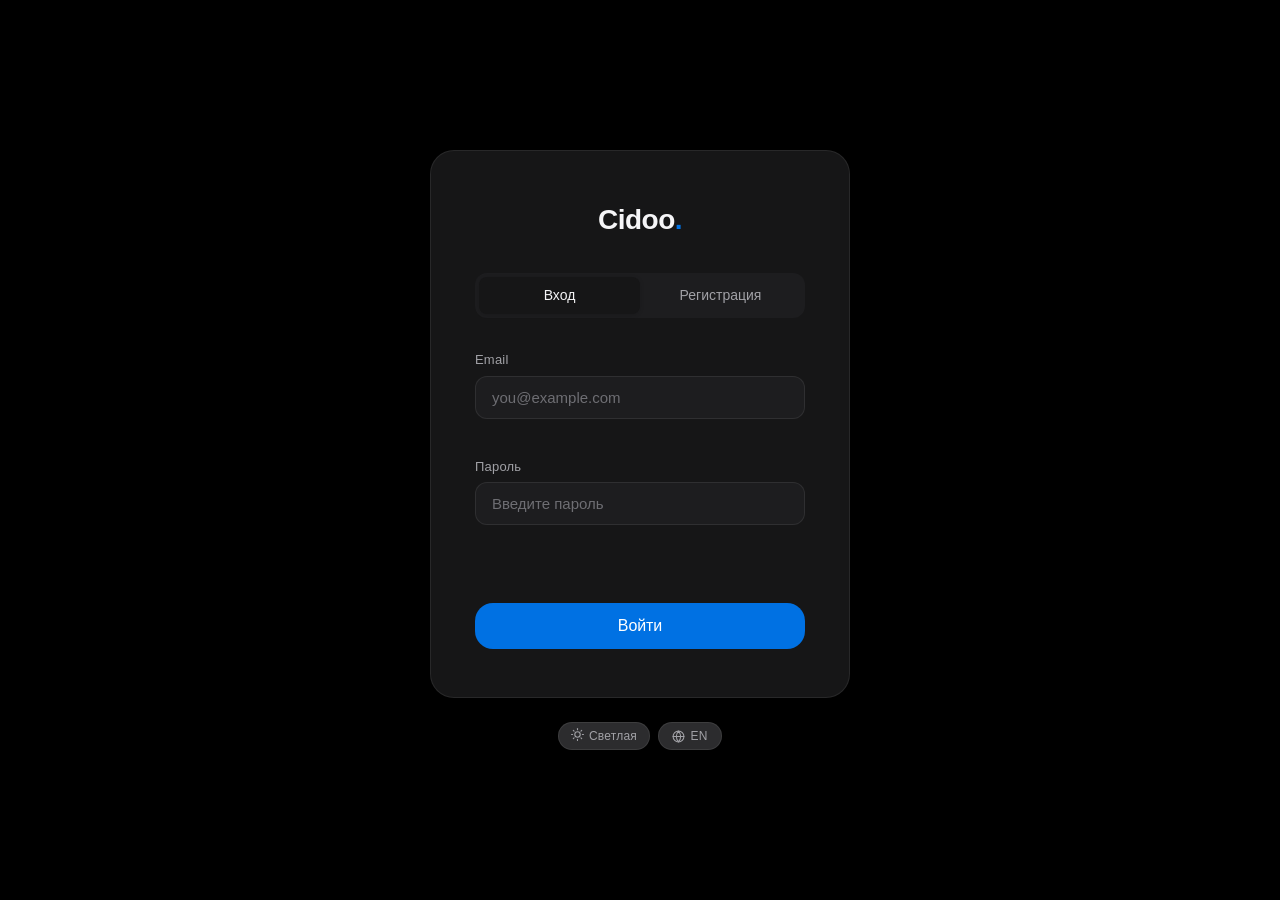
<file: auth.html>
<!DOCTYPE html>
<html lang="ru">
<head>
  <meta charset="UTF-8">
  <meta name="viewport" content="width=device-width, initial-scale=1.0">
  <title>Cidoo — Sign In</title>
  <link rel="stylesheet" href="css/style.css">
</head>
<body>

<main class="auth-page">
  <div class="auth-card">
    <div class="auth-logo">Cidoo<span>.</span></div>

    <div class="auth-tabs">
      <div class="auth-tab active" data-tab="login" id="tab-login"></div>
      <div class="auth-tab" data-tab="register" id="tab-register"></div>
    </div>

    <!-- LOGIN -->
    <div class="auth-form-panel active" id="panel-login">
      <div class="form-group">
        <label class="form-label" id="login-email-label"></label>
        <input class="form-input" id="login-email" type="email" autocomplete="email">
        <span class="form-error" id="login-email-err"></span>
      </div>
      <div class="form-group">
        <label class="form-label" id="login-password-label"></label>
        <input class="form-input" id="login-password" type="password" autocomplete="current-password">
        <span class="form-error" id="login-password-err"></span>
      </div>
      <span class="form-error" id="login-global-err"></span>
      <button class="btn btn-primary form-submit" id="login-btn"></button>
    </div>

    <!-- REGISTER -->
    <div class="auth-form-panel" id="panel-register">
      <div class="form-group">
        <label class="form-label" id="reg-name-label"></label>
        <input class="form-input" id="reg-name" type="text" autocomplete="name">
      </div>
      <div class="form-group">
        <label class="form-label" id="reg-email-label"></label>
        <input class="form-input" id="reg-email" type="email" autocomplete="email">
        <span class="form-error" id="reg-email-err"></span>
      </div>
      <div class="form-group">
        <label class="form-label" id="reg-password-label"></label>
        <input class="form-input" id="reg-password" type="password" autocomplete="new-password">
        <span class="form-error" id="reg-password-err"></span>
      </div>
      <span class="form-error" id="reg-global-err"></span>
      <button class="btn btn-primary form-submit" id="register-btn"></button>
    </div>
  </div>

  <div class="auth-lang-switcher">
    <button class="ctrl-btn" id="auth-theme-btn"></button>
    <button class="ctrl-btn lang-toggle" id="auth-lang-btn"></button>
  </div>
</main>

<script type="module">
  import { auth } from './js/auth.js';
  import { showToast } from './js/ui.js';
  import { i18n } from './js/i18n.js';
  import { theme, themeToggleHTML } from './js/theme.js';

  document.getElementById('tab-login').textContent = i18n.t('auth_login');
  document.getElementById('tab-register').textContent = i18n.t('auth_register');

  document.getElementById('login-email-label').textContent = i18n.t('auth_email_label');
  document.getElementById('login-email').placeholder = i18n.t('auth_email_ph');
  document.getElementById('login-password-label').textContent = i18n.t('auth_password_label');
  document.getElementById('login-password').placeholder = i18n.t('auth_password_ph_login');
  document.getElementById('login-btn').textContent = i18n.t('auth_btn_login');

  document.getElementById('reg-name-label').textContent = i18n.t('auth_name_label');
  document.getElementById('reg-name').placeholder = i18n.t('auth_name_ph');
  document.getElementById('reg-email-label').textContent = i18n.t('auth_email_label');
  document.getElementById('reg-email').placeholder = i18n.t('auth_email_ph');
  document.getElementById('reg-password-label').textContent = i18n.t('auth_password_label');
  document.getElementById('reg-password').placeholder = i18n.t('auth_password_ph_reg');
  document.getElementById('register-btn').textContent = i18n.t('auth_btn_register');

  const themeBtn = document.getElementById('auth-theme-btn');
  themeBtn.innerHTML = themeToggleHTML(i18n.t('theme_dark'), i18n.t('theme_light'), theme.isDark());
  themeBtn.addEventListener('click', () => theme.toggle());

  const langBtn = document.getElementById('auth-lang-btn');
  langBtn.innerHTML = `
    <svg viewBox="0 0 24 24" fill="none" stroke="currentColor" stroke-width="2" stroke-linecap="round" stroke-linejoin="round" style="width:13px;height:13px">
      <circle cx="12" cy="12" r="10"/><path d="M2 12h20M12 2a15.3 15.3 0 0 1 4 10 15.3 15.3 0 0 1-4 10 15.3 15.3 0 0 1-4-10 15.3 15.3 0 0 1 4-10z"/>
    </svg>
    <span class="ctrl-label">${i18n.t('lang_label')}</span>
  `;
  langBtn.addEventListener('click', () => i18n.toggle());

  if (auth.isLoggedIn()) {
    window.location.href = 'index.html';
  }

  document.querySelectorAll('.auth-tab').forEach(tab => {
    tab.addEventListener('click', () => {
      document.querySelectorAll('.auth-tab').forEach(t => t.classList.remove('active'));
      document.querySelectorAll('.auth-form-panel').forEach(p => p.classList.remove('active'));
      tab.classList.add('active');
      document.getElementById(`panel-${tab.dataset.tab}`).classList.add('active');
      clearErrors();
    });
  });

  function clearErrors() {
    document.querySelectorAll('.form-error').forEach(el => el.textContent = '');
  }

  function validateEmail(email) {
    return /^[^\s@]+@[^\s@]+\.[^\s@]+$/.test(email);
  }

  document.getElementById('login-btn').addEventListener('click', () => {
    clearErrors();
    const email = document.getElementById('login-email').value.trim();
    const password = document.getElementById('login-password').value;
    let valid = true;

    if (!email) {
      document.getElementById('login-email-err').textContent = i18n.t('auth_err_email_empty');
      valid = false;
    } else if (!validateEmail(email)) {
      document.getElementById('login-email-err').textContent = i18n.t('auth_err_email_invalid');
      valid = false;
    }

    if (!password) {
      document.getElementById('login-password-err').textContent = i18n.t('auth_err_password_empty');
      valid = false;
    }

    if (!valid) return;

    try {
      const user = auth.login(email, password);
      showToast(`${i18n.t('auth_welcome')}, ${user.name}!`, 'success');
      setTimeout(() => { window.location.href = 'index.html'; }, 800);
    } catch (e) {
      document.getElementById('login-global-err').textContent = e.message;
    }
  });

  document.getElementById('register-btn').addEventListener('click', () => {
    clearErrors();
    const name = document.getElementById('reg-name').value.trim();
    const email = document.getElementById('reg-email').value.trim();
    const password = document.getElementById('reg-password').value;
    let valid = true;

    if (!email) {
      document.getElementById('reg-email-err').textContent = i18n.t('auth_err_email_empty');
      valid = false;
    } else if (!validateEmail(email)) {
      document.getElementById('reg-email-err').textContent = i18n.t('auth_err_email_invalid');
      valid = false;
    }

    if (!password) {
      document.getElementById('reg-password-err').textContent = i18n.t('auth_err_password_empty');
      valid = false;
    } else if (password.length < 6) {
      document.getElementById('reg-password-err').textContent = i18n.t('auth_err_password_short');
      valid = false;
    }

    if (!valid) return;

    try {
      const user = auth.register(email, password, name);
      showToast(`${i18n.t('auth_created')}, ${user.name}!`, 'success');
      setTimeout(() => { window.location.href = 'index.html'; }, 800);
    } catch (e) {
      document.getElementById('reg-global-err').textContent = e.message;
    }
  });

  document.querySelectorAll('.form-input').forEach(input => {
    input.addEventListener('keydown', e => {
      if (e.key === 'Enter') {
        const panel = input.closest('.auth-form-panel');
        panel.querySelector('button').click();
      }
    });
  });
</script>
</body>
</html>
</file>
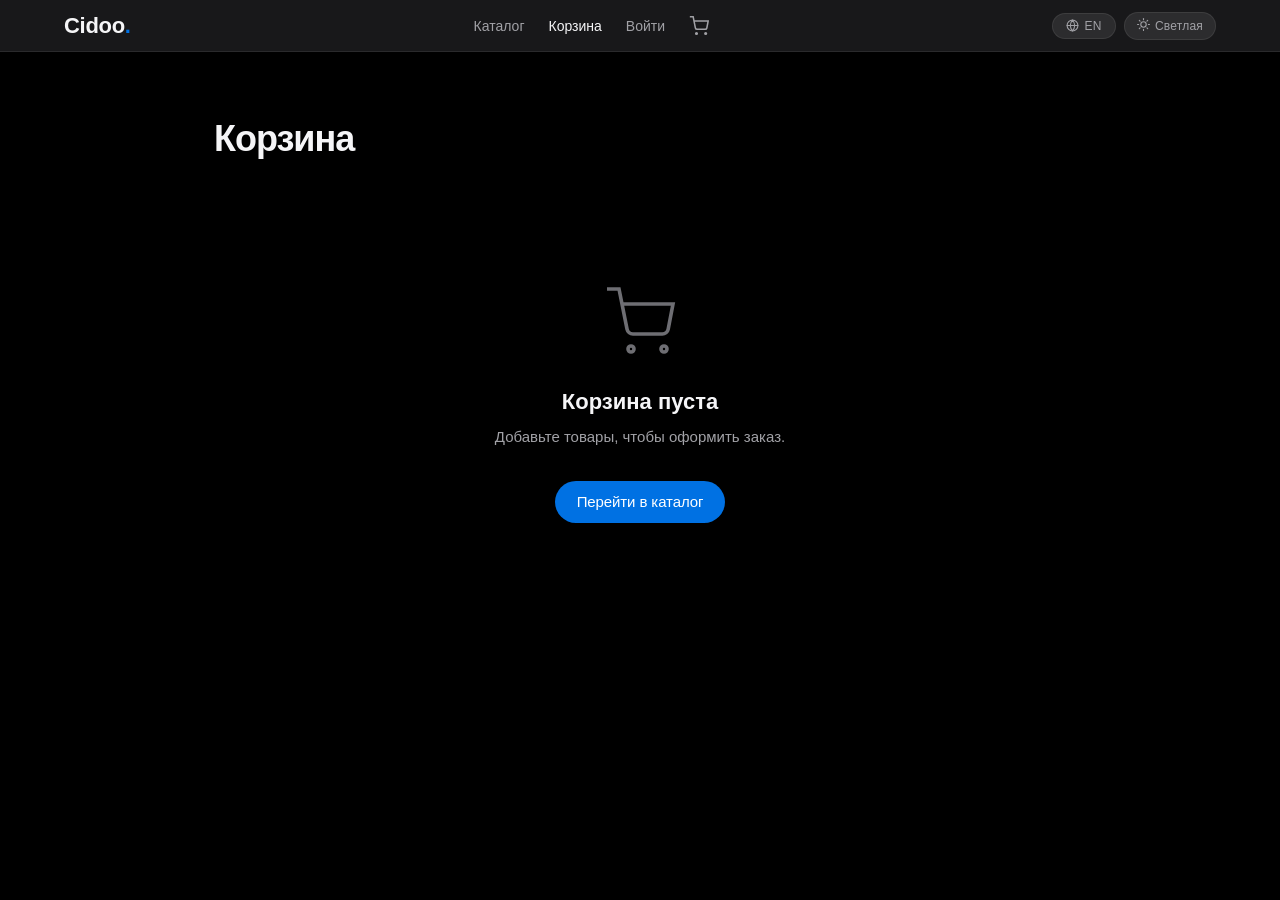
<file: cart.html>
<!DOCTYPE html>
<html lang="ru">
<head>
  <meta charset="UTF-8">
  <meta name="viewport" content="width=device-width, initial-scale=1.0">
  <title>Cidoo — Корзина</title>
  <link rel="stylesheet" href="css/style.css">
</head>
<body>

<main class="main">
  <div class="cart-page">
    <h1 class="cart-page-title" id="cart-title"></h1>
    <div id="cart-content"></div>
  </div>
</main>

<script type="module">
  import { Cart } from './js/models.js';
  import { renderHeader, showToast, updateCartBadge, escapeHtml, showOrderModal } from './js/ui.js';
  import { i18n } from './js/i18n.js';

  renderHeader('cart');
  document.getElementById('cart-title').textContent = i18n.t('cart_title');

  const content = document.getElementById('cart-content');
  const cart = new Cart();

  function render() {
    if (cart.items.length === 0) {
      content.innerHTML = `
        <div class="cart-empty">
          <svg class="cart-empty-icon" viewBox="0 0 24 24" fill="none" stroke="currentColor" stroke-width="1.2">
            <circle cx="9" cy="21" r="1"/><circle cx="20" cy="21" r="1"/>
            <path d="M1 1h4l2.68 13.39a2 2 0 0 0 2 1.61h9.72a2 2 0 0 0 2-1.61L23 6H6"/>
          </svg>
          <h3>${i18n.t('cart_empty_title')}</h3>
          <p>${i18n.t('cart_empty_hint')}</p>
          <a href="index.html" class="btn btn-primary">${i18n.t('btn_to_catalog')}</a>
        </div>
      `;
      return;
    }

    const itemsHTML = cart.items.map(item => `
      <div class="cart-item" data-id="${item.product.id}">
        <div class="cart-item-img">
          <img src="${escapeHtml(item.product.image)}" alt="${escapeHtml(item.product.title)}">
        </div>
        <div class="cart-item-info">
          <a href="product.html?id=${item.product.id}" style="text-decoration:none">
            <p class="cart-item-name">${escapeHtml(item.product.title)}</p>
          </a>
          <p class="cart-item-price">$${(item.product.price * item.quantity).toFixed(2)}</p>
        </div>
        <div class="cart-item-qty">
          <button class="qty-btn" data-action="dec" data-id="${item.product.id}">−</button>
          <span class="qty-value">${item.quantity}</span>
          <button class="qty-btn" data-action="inc" data-id="${item.product.id}">+</button>
        </div>
        <button class="cart-item-remove" data-id="${item.product.id}" aria-label="Remove">
          <svg width="18" height="18" viewBox="0 0 24 24" fill="none" stroke="currentColor" stroke-width="1.8">
            <polyline points="3 6 5 6 21 6"/><path d="M19 6l-1 14a2 2 0 0 1-2 2H8a2 2 0 0 1-2-2L5 6"/>
            <path d="M10 11v6M14 11v6M9 6V4h6v2"/>
          </svg>
        </button>
      </div>
    `).join('');

    const shipping = cart.total > 50 ? 0 : 4.99;
    const freeShippingHtml = `<span style="color:var(--success)">${i18n.t('summary_free')}</span>`;
    const itemsLabel = i18n.t('summary_items_unit')
      ? `${i18n.t('summary_items')} (${cart.count} ${i18n.t('summary_items_unit')})`
      : `${i18n.t('summary_items')} (${cart.count})`;

    content.innerHTML = `
      <div class="cart-layout">
        <div class="cart-items-list">${itemsHTML}</div>
        <div class="cart-summary">
          <h3>${i18n.t('summary_title')}</h3>
          <div class="summary-row">
            <span>${itemsLabel}</span>
            <span>${cart.formattedTotal}</span>
          </div>
          <div class="summary-row">
            <span>${i18n.t('summary_delivery')}</span>
            <span>${shipping === 0 ? freeShippingHtml : `$${shipping.toFixed(2)}`}</span>
          </div>
          <div class="summary-row total">
            <span>${i18n.t('summary_total')}</span>
            <span>$${(cart.total + shipping).toFixed(2)}</span>
          </div>
          ${cart.total <= 50 ? `<p style="font-size:12px;color:var(--text-tertiary);margin-top:8px">${i18n.t('free_delivery_hint')}</p>` : ''}
          <button class="btn btn-primary" id="checkout-btn">${i18n.t('btn_checkout')}</button>
          <a href="index.html" class="btn btn-secondary" style="margin-top:10px;display:flex;justify-content:center">${i18n.t('btn_back_catalog')}</a>
        </div>
      </div>
    `;

    content.querySelectorAll('.qty-btn').forEach(btn => {
      btn.addEventListener('click', () => {
        const id = Number(btn.dataset.id);
        const item = cart.items.find(i => i.product.id === id);
        if (!item) return;
        const delta = btn.dataset.action === 'inc' ? 1 : -1;
        cart.updateQuantity(id, item.quantity + delta);
        updateCartBadge();
        render();
      });
    });

    content.querySelectorAll('.cart-item-remove').forEach(btn => {
      btn.addEventListener('click', () => {
        const id = Number(btn.dataset.id);
        cart.remove(id);
        updateCartBadge();
        showToast(i18n.t('removed_toast'), 'info');
        render();
      });
    });

    document.getElementById('checkout-btn').addEventListener('click', () => {
      showOrderModal(({ name, address, phone }) => {
        cart.clear();
        updateCartBadge();
        showToast(i18n.t('order_success'), 'success', 5000);
        render();
      });
    });
  }

  render();
</script>
</body>
</html>
</file>
<file: css/style.css>
/* ============================================
   Cidoo DESIGN SYSTEM — v2
   Light / Dark Theme + Language Support
   ============================================ */

*, *::before, *::after {
  box-sizing: border-box;
  margin: 0;
  padding: 0;
}

/* ---- DARK THEME (default) ---- */
:root {
  --bg-primary: #000000;
  --bg-secondary: #1D1D1F;
  --bg-card: #161617;
  --bg-surface: #2C2C2E;
  --text-primary: #F5F5F7;
  --text-secondary: #A1A1A6;
  --text-tertiary: #6E6E73;
  --accent: #0071E3;
  --accent-hover: #0077ED;
  --accent-light: #147CE5;
  --success: #30D158;
  --danger: #FF453A;
  --border: rgba(255, 255, 255, 0.08);
  --border-strong: rgba(255, 255, 255, 0.15);
  --glass-bg: rgba(29, 29, 31, 0.85);
  --shadow-card: 0 4px 24px rgba(0,0,0,0.5);
  --shadow-hover: 0 8px 40px rgba(0,0,0,0.7);
  --radius-sm: 8px;
  --radius-md: 12px;
  --radius-lg: 18px;
  --radius-xl: 24px;
  --font: -apple-system, BlinkMacSystemFont, "SF Pro Display", "SF Pro Text", "Helvetica Neue", Arial, sans-serif;
  --transition: all 0.3s cubic-bezier(0.4, 0, 0.2, 1);
  --img-bg: #F5F5F7;
}

/* ---- LIGHT THEME ---- */
:root.light {
  --bg-primary: #F5F5F7;
  --bg-secondary: #FFFFFF;
  --bg-card: #FFFFFF;
  --bg-surface: #E8E8ED;
  --text-primary: #1D1D1F;
  --text-secondary: #6E6E73;
  --text-tertiary: #AEAEB2;
  --accent: #0071E3;
  --accent-hover: #0062C4;
  --accent-light: #147CE5;
  --success: #25A244;
  --danger: #D92B2B;
  --border: rgba(0, 0, 0, 0.08);
  --border-strong: rgba(0, 0, 0, 0.18);
  --glass-bg: rgba(245, 245, 247, 0.88);
  --shadow-card: 0 4px 24px rgba(0,0,0,0.10);
  --shadow-hover: 0 8px 40px rgba(0,0,0,0.15);
  --img-bg: #F0F0F0;
}

html { scroll-behavior: smooth; }

body {
  font-family: var(--font);
  background: var(--bg-primary);
  color: var(--text-primary);
  min-height: 100vh;
  line-height: 1.5;
  -webkit-font-smoothing: antialiased;
  transition: background 0.3s ease, color 0.3s ease;
}

/* ---- HEADER ---- */
.header {
  position: fixed;
  top: 0;
  left: 0;
  right: 0;
  z-index: 1000;
  background: var(--glass-bg);
  backdrop-filter: saturate(180%) blur(20px);
  -webkit-backdrop-filter: saturate(180%) blur(20px);
  border-bottom: 1px solid var(--border);
  height: 52px;
}

.header-inner {
  max-width: 1200px;
  margin: 0 auto;
  height: 100%;
  display: flex;
  align-items: center;
  justify-content: space-between;
  padding: 0 24px;
}

.logo {
  font-size: 22px;
  font-weight: 600;
  color: var(--text-primary);
  text-decoration: none;
  letter-spacing: -0.3px;
}

.logo span { color: var(--accent); }

.nav {
  display: flex;
  align-items: center;
  gap: 24px;
  list-style: none;
}

.nav a {
  text-decoration: none;
  color: var(--text-secondary);
  font-size: 14px;
  font-weight: 400;
  transition: var(--transition);
}

.nav a:hover { color: var(--text-primary); }
.nav a.active { color: var(--text-primary); }

/* ---- HEADER CONTROLS (theme + lang) ---- */
.header-controls {
  display: flex;
  align-items: center;
  gap: 8px;
}

.ctrl-btn {
  background: var(--bg-surface);
  border: 1px solid var(--border);
  border-radius: 980px;
  color: var(--text-secondary);
  font-family: var(--font);
  font-size: 12px;
  font-weight: 500;
  padding: 5px 12px;
  cursor: pointer;
  transition: var(--transition);
  display: flex;
  align-items: center;
  gap: 5px;
  white-space: nowrap;
  letter-spacing: 0.2px;
}

.ctrl-btn:hover {
  background: var(--bg-card);
  border-color: var(--border-strong);
  color: var(--text-primary);
}

.ctrl-btn svg {
  width: 13px;
  height: 13px;
  flex-shrink: 0;
}

.lang-toggle {
  min-width: 64px;
  justify-content: center;
}

/* ---- CART ICON ---- */
.cart-icon {
  position: relative;
  display: flex;
  align-items: center;
  text-decoration: none;
  color: var(--text-secondary);
  transition: var(--transition);
}

.cart-icon:hover { color: var(--text-primary); }

.cart-icon svg {
  width: 20px;
  height: 20px;
}

.cart-badge {
  position: absolute;
  top: -6px;
  right: -8px;
  background: var(--accent);
  color: white;
  border-radius: 50%;
  width: 16px;
  height: 16px;
  font-size: 10px;
  font-weight: 600;
  display: flex;
  align-items: center;
  justify-content: center;
  line-height: 1;
}

.cart-badge.hidden { display: none; }

.user-greeting {
  font-size: 13px;
  color: var(--text-secondary);
  display: flex;
  align-items: center;
  gap: 12px;
}

.user-greeting span {
  color: var(--text-primary);
  font-weight: 500;
}

/* ---- BUTTONS ---- */
.btn {
  display: inline-flex;
  align-items: center;
  justify-content: center;
  gap: 8px;
  border: none;
  cursor: pointer;
  font-family: var(--font);
  font-size: 15px;
  font-weight: 400;
  border-radius: 980px;
  padding: 10px 22px;
  transition: var(--transition);
  text-decoration: none;
  white-space: nowrap;
  letter-spacing: -0.1px;
}

.btn-primary {
  background: var(--accent);
  color: white;
}

.btn-primary:hover {
  background: var(--accent-hover);
  transform: scale(1.02);
}

.btn-secondary {
  background: var(--bg-surface);
  color: var(--text-primary);
  border: 1px solid var(--border-strong);
}

.btn-secondary:hover {
  background: var(--border-strong);
}

.btn-ghost {
  background: transparent;
  color: var(--accent);
  padding: 8px 16px;
}

.btn-ghost:hover {
  background: rgba(0, 113, 227, 0.1);
}

.btn-danger {
  background: rgba(255, 69, 58, 0.15);
  color: var(--danger);
  border: 1px solid rgba(255, 69, 58, 0.3);
}

.btn-danger:hover {
  background: rgba(255, 69, 58, 0.25);
}

.btn-sm {
  font-size: 13px;
  padding: 7px 16px;
}

/* ---- MAIN CONTENT ---- */
.main { padding-top: 52px; }

/* ---- HERO ---- */
.hero {
  text-align: center;
  padding: 96px 24px 72px;
  max-width: 800px;
  margin: 0 auto;
  position: relative;
}

/* Ambient glow behind hero text */
.hero::before {
  content: '';
  position: absolute;
  top: 40px;
  left: 50%;
  transform: translateX(-50%);
  width: 600px;
  height: 320px;
  background: radial-gradient(ellipse at center, rgba(0, 113, 227, 0.18) 0%, transparent 70%);
  pointer-events: none;
  animation: heroPulse 6s ease-in-out infinite alternate;
  border-radius: 50%;
  filter: blur(24px);
}

@keyframes heroPulse {
  0% { opacity: 0.6; transform: translateX(-50%) scale(1); }
  100% { opacity: 1; transform: translateX(-50%) scale(1.12); }
}

.hero-eyebrow {
  display: inline-flex;
  align-items: center;
  gap: 6px;
  font-size: 12px;
  font-weight: 600;
  color: var(--accent);
  letter-spacing: 1.5px;
  margin-bottom: 20px;
  text-transform: uppercase;
  background: rgba(0, 113, 227, 0.1);
  border: 1px solid rgba(0, 113, 227, 0.25);
  padding: 5px 14px;
  border-radius: 980px;
}

.hero-title {
  font-size: clamp(44px, 6.5vw, 72px);
  font-weight: 700;
  letter-spacing: -2.5px;
  line-height: 1.03;
  color: var(--text-primary);
  margin-bottom: 20px;
}

.hero-title .accent-word {
  background: linear-gradient(135deg, var(--accent) 0%, #5AC8FA 100%);
  -webkit-background-clip: text;
  -webkit-text-fill-color: transparent;
  background-clip: text;
}

.hero-subtitle {
  font-size: 20px;
  font-weight: 300;
  color: var(--text-secondary);
  line-height: 1.6;
  letter-spacing: -0.2px;
  max-width: 520px;
  margin: 0 auto;
}

/* ---- BRAND PILLS ---- */
.brand-bar {
  display: flex;
  align-items: center;
  justify-content: center;
  gap: 10px;
  flex-wrap: wrap;
  padding: 0 24px 48px;
  max-width: 1200px;
  margin: 0 auto;
}

.brand-pill {
  background: var(--bg-card);
  border: 1px solid var(--border);
  border-radius: 980px;
  padding: 7px 18px;
  font-size: 13px;
  font-weight: 500;
  color: var(--text-secondary);
  cursor: pointer;
  transition: var(--transition);
  letter-spacing: 0.1px;
}

.brand-pill:hover,
.brand-pill.active {
  background: var(--accent);
  border-color: var(--accent);
  color: white;
}

/* ---- CATALOG ---- */
.catalog-section {
  max-width: 1200px;
  margin: 0 auto;
  padding: 0 24px 80px;
}

.section-header {
  display: flex;
  align-items: center;
  justify-content: space-between;
  margin-bottom: 32px;
}

.section-title {
  font-size: 28px;
  font-weight: 600;
  letter-spacing: -0.5px;
}

/* ---- FILTER BAR ---- */
.filter-bar {
  display: flex;
  align-items: center;
  gap: 12px;
  margin-bottom: 32px;
  flex-wrap: wrap;
}

.search-wrap {
  flex: 1;
  min-width: 220px;
  position: relative;
}

.search-wrap svg {
  position: absolute;
  left: 14px;
  top: 50%;
  transform: translateY(-50%);
  color: var(--text-tertiary);
  width: 16px;
  height: 16px;
  pointer-events: none;
}

.search-input {
  width: 100%;
  background: var(--bg-secondary);
  border: 1px solid var(--border);
  border-radius: var(--radius-md);
  color: var(--text-primary);
  font-family: var(--font);
  font-size: 14px;
  padding: 10px 14px 10px 40px;
  outline: none;
  transition: var(--transition);
}

.search-input::placeholder { color: var(--text-tertiary); }

.search-input:focus {
  border-color: var(--accent);
  background: var(--bg-card);
}

.filter-select {
  background: var(--bg-secondary);
  border: 1px solid var(--border);
  border-radius: var(--radius-md);
  color: var(--text-primary);
  font-family: var(--font);
  font-size: 14px;
  padding: 10px 36px 10px 14px;
  outline: none;
  cursor: pointer;
  appearance: none;
  -webkit-appearance: none;
  background-image: url("data:image/svg+xml,%3Csvg xmlns='http://www.w3.org/2000/svg' width='12' height='12' viewBox='0 0 24 24' fill='none' stroke='%236E6E73' stroke-width='2'%3E%3Cpath d='M6 9l6 6 6-6'/%3E%3C/svg%3E");
  background-repeat: no-repeat;
  background-position: right 12px center;
  transition: var(--transition);
}

.filter-select:focus { border-color: var(--accent); }

.filter-select option {
  background: var(--bg-secondary);
  color: var(--text-primary);
}

/* ---- PRODUCT GRID ---- */
.product-grid {
  display: grid;
  grid-template-columns: repeat(auto-fill, minmax(270px, 1fr));
  gap: 24px;
}

.product-card {
  background: var(--bg-card);
  border: 1px solid var(--border);
  border-radius: var(--radius-xl);
  overflow: hidden;
  display: flex;
  flex-direction: column;
  cursor: pointer;
  transition: transform 0.35s cubic-bezier(0.34, 1.56, 0.64, 1), box-shadow 0.3s ease, border-color 0.3s ease;
  text-decoration: none;
  position: relative;
}

.product-card:hover {
  border-color: var(--border-strong);
  transform: translateY(-6px) scale(1.01);
  box-shadow: var(--shadow-hover);
}

/* Photo area — fills naturally with cover */
.product-img-wrap {
  position: relative;
  height: 260px;
  overflow: hidden;
  background: var(--img-bg);
  flex-shrink: 0;
}

.product-img-wrap img {
  width: 100%;
  height: 100%;
  object-fit: cover;
  object-position: center top;
  transition: transform 0.55s cubic-bezier(0.4, 0, 0.2, 1);
  display: block;
}

/* Products with transparent/white bg look better with contain + padding */
.product-img-wrap.contain-img {
  background: var(--img-bg);
}
.product-img-wrap.contain-img img {
  object-fit: contain;
  padding: 24px;
}

/* Elegant gradient veil at the bottom of the photo */
.product-img-wrap::after {
  content: '';
  position: absolute;
  bottom: 0;
  left: 0;
  right: 0;
  height: 80px;
  background: linear-gradient(to top, var(--bg-card) 0%, transparent 100%);
  pointer-events: none;
  opacity: 0.6;
  transition: opacity 0.3s ease;
}

.product-card:hover .product-img-wrap img {
  transform: scale(1.07);
}

.product-card:hover .product-img-wrap::after {
  opacity: 0.3;
}

/* Rating stars badge */
.product-rating {
  position: absolute;
  top: 12px;
  left: 12px;
  background: rgba(0,0,0,0.55);
  backdrop-filter: blur(8px);
  -webkit-backdrop-filter: blur(8px);
  border-radius: 980px;
  padding: 4px 10px;
  display: flex;
  align-items: center;
  gap: 4px;
  font-size: 11px;
  font-weight: 600;
  color: #fff;
  z-index: 2;
}

.product-rating svg {
  width: 11px;
  height: 11px;
  fill: #FFD60A;
  stroke: none;
}

/* Quick-add btn floats on image */
.btn-cart-quick {
  position: absolute;
  bottom: 14px;
  right: 14px;
  z-index: 3;
  background: var(--accent);
  color: white;
  border: none;
  border-radius: 50%;
  width: 40px;
  height: 40px;
  padding: 0;
  display: flex;
  align-items: center;
  justify-content: center;
  cursor: pointer;
  transition: transform 0.25s cubic-bezier(0.34, 1.56, 0.64, 1), opacity 0.2s ease, background 0.2s ease;
  font-family: var(--font);
  opacity: 0;
  transform: scale(0.7) translateY(4px);
  box-shadow: 0 4px 16px rgba(0, 113, 227, 0.45);
}

.product-card:hover .btn-cart-quick {
  opacity: 1;
  transform: scale(1) translateY(0);
}

.btn-cart-quick:hover {
  background: var(--accent-hover);
  transform: scale(1.12) !important;
}

.btn-cart-quick svg {
  width: 16px;
  height: 16px;
}

.product-info {
  padding: 16px 20px 6px;
  flex: 1;
  display: flex;
  flex-direction: column;
  gap: 4px;
}

.product-category {
  font-size: 11px;
  font-weight: 600;
  color: var(--accent);
  text-transform: uppercase;
  letter-spacing: 1px;
}

.product-name {
  font-size: 15px;
  font-weight: 500;
  color: var(--text-primary);
  line-height: 1.4;
  letter-spacing: -0.1px;
  display: -webkit-box;
  -webkit-line-clamp: 2;
  -webkit-box-orient: vertical;
  overflow: hidden;
  margin-top: 2px;
}

.product-price {
  font-size: 20px;
  font-weight: 700;
  color: var(--text-primary);
  letter-spacing: -0.5px;
  margin-top: 6px;
}

/* ---- PRODUCT CARD ACTIONS ---- */
.product-actions {
  padding: 10px 20px 18px;
  display: flex;
  gap: 8px;
}

.product-actions .btn {
  flex: 1;
  font-size: 13px;
  padding: 9px 14px;
}

/* ---- SKELETON ---- */
.skeleton {
  background: linear-gradient(90deg, var(--bg-card) 25%, var(--bg-surface) 50%, var(--bg-card) 75%);
  background-size: 200% 100%;
  animation: shimmer 1.5s infinite;
  border-radius: var(--radius-md);
}

@keyframes shimmer {
  0% { background-position: 200% 0; }
  100% { background-position: -200% 0; }
}

.skeleton-card {
  background: var(--bg-card);
  border: 1px solid var(--border);
  border-radius: var(--radius-xl);
  overflow: hidden;
}

.skeleton-img {
  height: 260px;
  background: var(--bg-secondary);
}

.skeleton-content {
  padding: 16px 20px 18px;
  display: flex;
  flex-direction: column;
  gap: 10px;
}

.skeleton-line {
  height: 12px;
  border-radius: 6px;
}

/* Card entrance animation */
@keyframes cardIn {
  from { opacity: 0; transform: translateY(20px); }
  to   { opacity: 1; transform: translateY(0); }
}

.product-card {
  animation: cardIn 0.4s cubic-bezier(0.4, 0, 0.2, 1) both;
}

.product-card:nth-child(1) { animation-delay: 0ms; }
.product-card:nth-child(2) { animation-delay: 40ms; }
.product-card:nth-child(3) { animation-delay: 80ms; }
.product-card:nth-child(4) { animation-delay: 120ms; }
.product-card:nth-child(5) { animation-delay: 160ms; }
.product-card:nth-child(6) { animation-delay: 200ms; }
.product-card:nth-child(7) { animation-delay: 240ms; }
.product-card:nth-child(8) { animation-delay: 280ms; }

@media (prefers-reduced-motion: reduce) {
  .product-card { animation: none; }
  .hero::before { animation: none; }
}

/* ---- PRODUCT PAGE ---- */
.product-page {
  max-width: 1000px;
  margin: 0 auto;
  padding: 60px 24px 80px;
}

.product-detail {
  display: grid;
  grid-template-columns: 1fr 1fr;
  gap: 60px;
  align-items: start;
}

.product-detail-img-wrap {
  background: var(--img-bg);
  border-radius: var(--radius-xl);
  display: flex;
  align-items: center;
  justify-content: center;
  padding: 48px;
  position: sticky;
  top: 72px;
  aspect-ratio: 1;
}

.product-detail-img-wrap img {
  max-width: 100%;
  max-height: 320px;
  object-fit: contain;
}

.product-detail-info {
  display: flex;
  flex-direction: column;
  gap: 20px;
}

.product-detail-category {
  font-size: 13px;
  font-weight: 500;
  color: var(--accent);
  text-transform: uppercase;
  letter-spacing: 1px;
}

.product-detail-title {
  font-size: clamp(26px, 4vw, 36px);
  font-weight: 700;
  letter-spacing: -1px;
  line-height: 1.15;
  color: var(--text-primary);
}

.product-detail-price {
  font-size: 36px;
  font-weight: 600;
  letter-spacing: -1px;
  color: var(--text-primary);
}

.product-detail-desc {
  font-size: 16px;
  color: var(--text-secondary);
  line-height: 1.7;
  border-top: 1px solid var(--border);
  padding-top: 20px;
}

.product-detail-actions {
  display: flex;
  gap: 12px;
  flex-direction: column;
  margin-top: 8px;
}

.product-detail-actions .btn {
  width: 100%;
  padding: 14px 24px;
  font-size: 16px;
  border-radius: var(--radius-lg);
}

.back-link {
  display: inline-flex;
  align-items: center;
  gap: 6px;
  color: var(--accent);
  text-decoration: none;
  font-size: 14px;
  margin-bottom: 32px;
  transition: var(--transition);
}

.back-link:hover { opacity: 0.8; }

/* ---- CART PAGE ---- */
.cart-page {
  max-width: 900px;
  margin: 0 auto;
  padding: 60px 24px 80px;
}

.cart-page-title {
  font-size: 36px;
  font-weight: 700;
  letter-spacing: -1px;
  margin-bottom: 40px;
}

.cart-empty {
  text-align: center;
  padding: 80px 24px;
  color: var(--text-secondary);
}

.cart-empty-icon {
  width: 72px;
  height: 72px;
  color: var(--text-tertiary);
  margin: 0 auto 20px;
}

.cart-empty h3 {
  font-size: 22px;
  font-weight: 600;
  color: var(--text-primary);
  margin-bottom: 8px;
}

.cart-empty p {
  font-size: 15px;
  margin-bottom: 32px;
}

.cart-layout {
  display: grid;
  grid-template-columns: 1fr 360px;
  gap: 32px;
  align-items: start;
}

.cart-items-list {
  display: flex;
  flex-direction: column;
  gap: 12px;
}

.cart-item {
  background: var(--bg-card);
  border: 1px solid var(--border);
  border-radius: var(--radius-lg);
  display: flex;
  align-items: center;
  gap: 16px;
  padding: 16px;
  transition: var(--transition);
}

.cart-item:hover { border-color: var(--border-strong); }

.cart-item-img {
  background: var(--img-bg);
  border-radius: var(--radius-md);
  width: 80px;
  height: 80px;
  display: flex;
  align-items: center;
  justify-content: center;
  flex-shrink: 0;
  padding: 8px;
}

.cart-item-img img {
  max-width: 100%;
  max-height: 100%;
  object-fit: contain;
}

.cart-item-info {
  flex: 1;
  min-width: 0;
}

.cart-item-name {
  font-size: 14px;
  font-weight: 500;
  color: var(--text-primary);
  line-height: 1.4;
  display: -webkit-box;
  -webkit-line-clamp: 2;
  -webkit-box-orient: vertical;
  overflow: hidden;
  margin-bottom: 6px;
}

.cart-item-price {
  font-size: 16px;
  font-weight: 600;
  color: var(--text-primary);
}

.cart-item-qty {
  display: flex;
  align-items: center;
  gap: 10px;
}

.qty-btn {
  width: 28px;
  height: 28px;
  border-radius: 50%;
  background: var(--bg-surface);
  border: 1px solid var(--border);
  color: var(--text-primary);
  font-size: 16px;
  cursor: pointer;
  display: flex;
  align-items: center;
  justify-content: center;
  transition: var(--transition);
  line-height: 1;
}

.qty-btn:hover {
  background: var(--border-strong);
  border-color: var(--border-strong);
}

.qty-value {
  font-size: 15px;
  font-weight: 500;
  min-width: 24px;
  text-align: center;
}

.cart-item-remove {
  background: none;
  border: none;
  cursor: pointer;
  color: var(--text-tertiary);
  padding: 6px;
  border-radius: var(--radius-sm);
  transition: var(--transition);
  display: flex;
}

.cart-item-remove:hover { color: var(--danger); }

/* Cart summary */
.cart-summary {
  background: var(--bg-card);
  border: 1px solid var(--border);
  border-radius: var(--radius-xl);
  padding: 28px;
  position: sticky;
  top: 72px;
}

.cart-summary h3 {
  font-size: 20px;
  font-weight: 600;
  letter-spacing: -0.3px;
  margin-bottom: 24px;
}

.summary-row {
  display: flex;
  justify-content: space-between;
  font-size: 14px;
  color: var(--text-secondary);
  padding: 8px 0;
}

.summary-row.total {
  font-size: 18px;
  font-weight: 600;
  color: var(--text-primary);
  border-top: 1px solid var(--border);
  padding-top: 16px;
  margin-top: 8px;
}

.cart-summary .btn {
  width: 100%;
  margin-top: 20px;
  padding: 14px;
  font-size: 16px;
  border-radius: var(--radius-lg);
}

/* ---- AUTH PAGE ---- */
.auth-page {
  min-height: 100vh;
  display: flex;
  align-items: center;
  justify-content: center;
  padding: 80px 24px;
  flex-direction: column;
  gap: 24px;
}

.auth-lang-switcher {
  display: flex;
  gap: 8px;
}

.auth-card {
  background: var(--bg-card);
  border: 1px solid var(--border);
  border-radius: var(--radius-xl);
  padding: 48px 44px;
  width: 100%;
  max-width: 420px;
}

.auth-logo {
  text-align: center;
  font-size: 28px;
  font-weight: 700;
  letter-spacing: -0.5px;
  margin-bottom: 32px;
  color: var(--text-primary);
}

.auth-logo span { color: var(--accent); }

.auth-tabs {
  display: flex;
  background: var(--bg-secondary);
  border-radius: var(--radius-md);
  padding: 4px;
  margin-bottom: 32px;
}

.auth-tab {
  flex: 1;
  text-align: center;
  padding: 8px;
  font-size: 14px;
  font-weight: 500;
  color: var(--text-secondary);
  cursor: pointer;
  border-radius: var(--radius-sm);
  transition: var(--transition);
  user-select: none;
}

.auth-tab.active {
  background: var(--bg-card);
  color: var(--text-primary);
  box-shadow: 0 1px 4px rgba(0,0,0,0.15);
}

.auth-form { display: flex; flex-direction: column; gap: 16px; }
.auth-form-panel { display: none; }
.auth-form-panel.active { display: flex; flex-direction: column; gap: 16px; }

.form-group { display: flex; flex-direction: column; gap: 6px; }

.form-label {
  font-size: 13px;
  font-weight: 500;
  color: var(--text-secondary);
  letter-spacing: 0.2px;
}

.form-input {
  background: var(--bg-secondary);
  border: 1px solid var(--border);
  border-radius: var(--radius-md);
  color: var(--text-primary);
  font-family: var(--font);
  font-size: 15px;
  padding: 12px 16px;
  outline: none;
  transition: var(--transition);
}

.form-input::placeholder { color: var(--text-tertiary); }

.form-input:focus {
  border-color: var(--accent);
  background: rgba(0, 113, 227, 0.05);
}

.form-error {
  font-size: 12px;
  color: var(--danger);
  min-height: 16px;
}

.form-submit {
  margin-top: 8px;
  width: 100%;
  padding: 14px;
  font-size: 16px;
  border-radius: var(--radius-lg);
}

/* ---- TOAST ---- */
.toast-container {
  position: fixed;
  bottom: 24px;
  right: 24px;
  z-index: 9999;
  display: flex;
  flex-direction: column;
  gap: 10px;
}

.toast {
  background: var(--bg-surface);
  border: 1px solid var(--border-strong);
  border-radius: var(--radius-lg);
  padding: 14px 20px;
  font-size: 14px;
  color: var(--text-primary);
  display: flex;
  align-items: center;
  gap: 10px;
  min-width: 240px;
  max-width: 320px;
  box-shadow: var(--shadow-card);
  animation: toastIn 0.3s cubic-bezier(0.4, 0, 0.2, 1);
  backdrop-filter: blur(10px);
}

.toast-success { border-left: 3px solid var(--success); }
.toast-error   { border-left: 3px solid var(--danger); }
.toast-info    { border-left: 3px solid var(--accent); }

.toast-icon { font-size: 16px; }

@keyframes toastIn {
  from { opacity: 0; transform: translateX(20px); }
  to   { opacity: 1; transform: translateX(0); }
}

@keyframes toastOut {
  from { opacity: 1; transform: translateX(0); }
  to   { opacity: 0; transform: translateX(20px); }
}

.toast.removing {
  animation: toastOut 0.3s cubic-bezier(0.4, 0, 0.2, 1) forwards;
}

/* ---- ORDER MODAL ---- */
.modal-overlay {
  position: fixed;
  inset: 0;
  background: rgba(0,0,0,0.65);
  backdrop-filter: blur(6px);
  z-index: 2000;
  display: flex;
  align-items: center;
  justify-content: center;
  padding: 24px;
  opacity: 0;
  pointer-events: none;
  transition: opacity 0.3s ease;
}

.modal-overlay.open {
  opacity: 1;
  pointer-events: auto;
}

.modal {
  background: var(--bg-card);
  border: 1px solid var(--border-strong);
  border-radius: var(--radius-xl);
  padding: 40px;
  width: 100%;
  max-width: 460px;
  transform: scale(0.95);
  transition: transform 0.3s cubic-bezier(0.4, 0, 0.2, 1);
}

.modal-overlay.open .modal { transform: scale(1); }

.modal-title {
  font-size: 24px;
  font-weight: 700;
  letter-spacing: -0.5px;
  margin-bottom: 24px;
}

.modal-form { display: flex; flex-direction: column; gap: 14px; }

.modal-actions {
  display: flex;
  gap: 12px;
  margin-top: 8px;
}

.modal-actions .btn {
  flex: 1;
  padding: 13px;
  font-size: 15px;
  border-radius: var(--radius-lg);
}

/* ---- MISC ---- */
.divider {
  height: 1px;
  background: var(--border);
  margin: 20px 0;
}

.tag {
  display: inline-block;
  font-size: 11px;
  font-weight: 500;
  padding: 4px 10px;
  border-radius: 100px;
  background: rgba(0, 113, 227, 0.15);
  color: var(--accent);
  letter-spacing: 0.5px;
  text-transform: uppercase;
}

@media (max-width: 900px) {
  .nav { gap: 16px; }

  .ctrl-btn .ctrl-label { display: none; }
  .lang-toggle .ctrl-label { display: inline; }
}

@media (max-width: 768px) {
  .header-inner { padding: 0 16px; }
  .nav { gap: 14px; }
  .nav li:nth-child(1) { display: none; }

  .hero { padding: 56px 16px 44px; }
  .hero::before { width: 320px; height: 200px; }
  .hero-subtitle { font-size: 17px; }

  .catalog-section { padding: 0 16px 60px; }

  .product-grid { gap: 16px; grid-template-columns: repeat(auto-fill, minmax(200px, 1fr)); }
  .product-img-wrap { height: 210px; }
  /* Always show quick-add on mobile (no hover) */
  .btn-cart-quick { opacity: 1; transform: scale(1) translateY(0); }

  .product-detail {
    grid-template-columns: 1fr;
    gap: 32px;
  }

  .product-detail-img-wrap { position: static; }

  .cart-layout { grid-template-columns: 1fr; }
  .cart-summary { position: static; }

  .auth-card { padding: 32px 24px; }

  .filter-bar { gap: 8px; }
}

@media (max-width: 480px) {
  .product-grid { grid-template-columns: 1fr 1fr; gap: 12px; }
  .product-img-wrap { height: 180px; }
  .product-info { padding: 12px 14px 4px; }
  .product-actions { padding: 8px 14px 14px; }
  .cart-layout { grid-template-columns: 1fr; }
  .header-controls { gap: 4px; }
}
</file>
